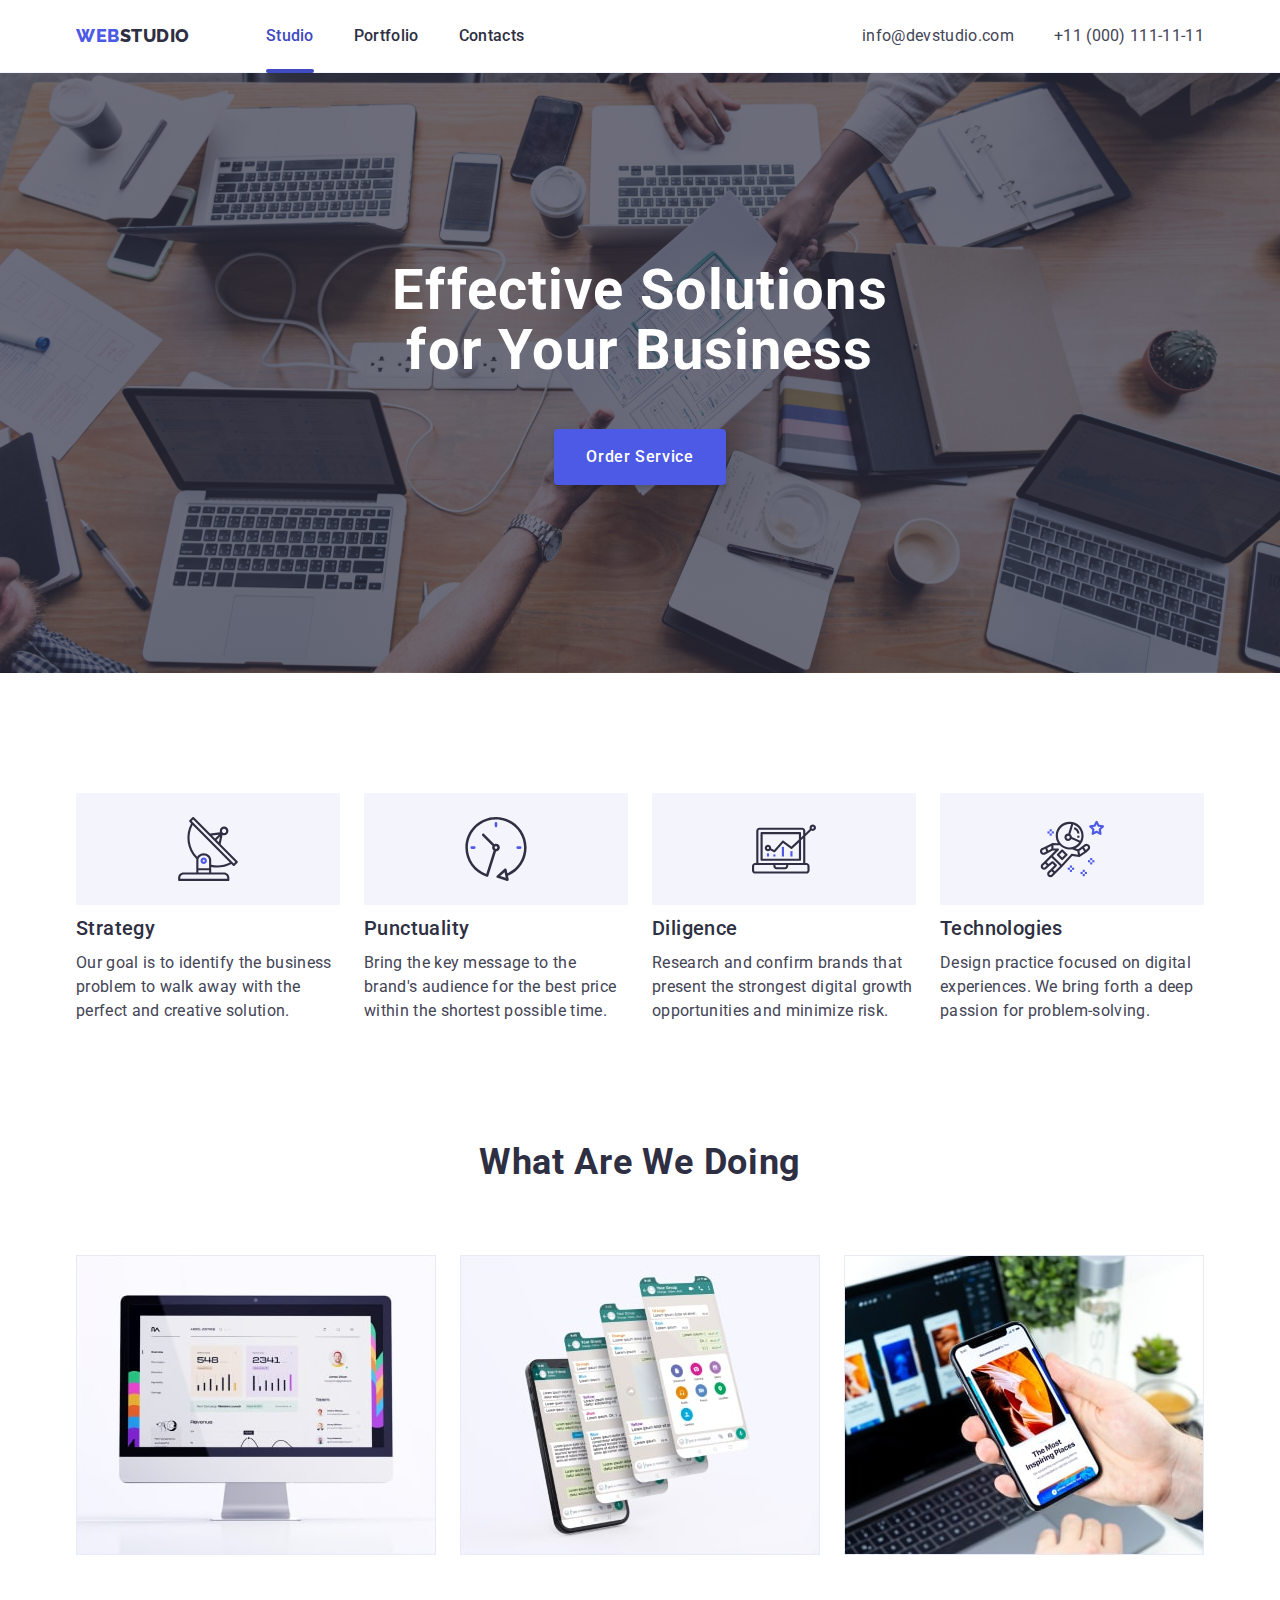
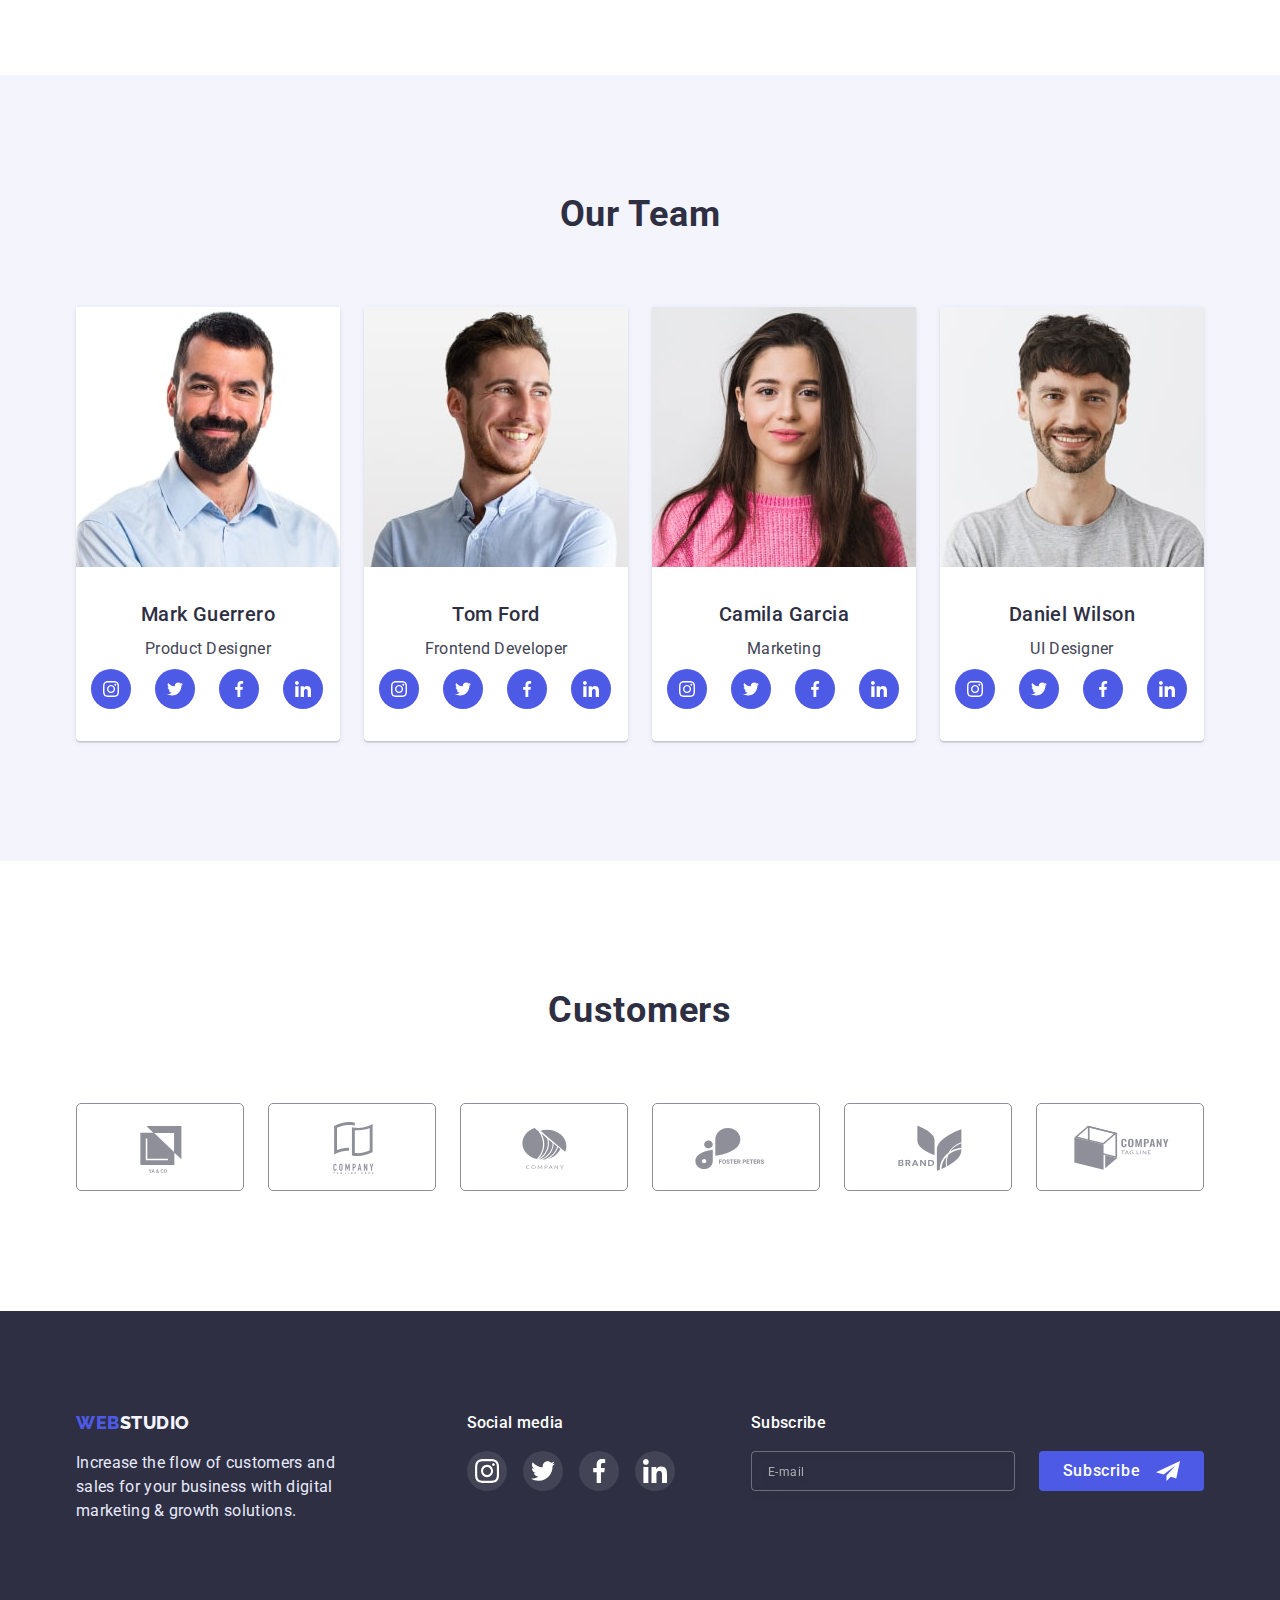
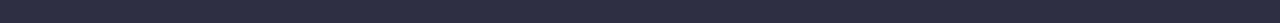
<file: index.html>
<!DOCTYPE html>
<html lang="en">
  <head>
    <meta charset="UTF-8" />
    <meta http-equiv="X-UA-Compatible" content="IE=edge" />
    <meta name="viewport" content="width=device-width, initial-scale=1.0" />

    <link rel="preconnect" href="https://fonts.googleapis.com" />
    <link rel="preconnect" href="https://fonts.gstatic.com" crossorigin />
    <link
      href="https://fonts.googleapis.com/css2?family=Raleway:wght@800&family=Roboto:wght@400;500;700;900&display=swap"
      rel="stylesheet"
    />
    <link
      rel="stylesheet"
      href="https://cdnjs.cloudflare.com/ajax/libs/modern-normalize/1.1.0/modern-normalize.min.css"
    />
    <link rel="stylesheet" href="./css/styles.css" />
    <title>WebStudio</title>
  </head>
  <body>
    <header class="header">
      <div class="container header-container">
        <nav class="header-menu menu">
          <a href="./index.html" class="logo"><span>Web</span>Studio</a>
          <ul class="menu-list">
            <li class="menu-item">
              <a href="#" class="menu-link current">Studio</a>
            </li>
            <li class="menu-item">
              <a href="./portfolio.html" class="menu-link">Portfolio</a>
            </li>
            <li class="menu-item">
              <a href="#" class="menu-link">Contacts</a>
            </li>
          </ul>
        </nav>
        <address>
          <ul class="header-adress-menu menu-adress">
            <li class="menu-adress-item">
              <a class="adress-link" href="mailto:info@devstudio.com"
                >info@devstudio.com</a
              >
            </li>
            <li class="menu-adress-item">
              <a class="adress-link" href="tel:+110001111111"
                >+11 (000) 111-11-11</a
              >
            </li>
          </ul>
        </address>
      </div>
    </header>
    <main class="main">
      <section class="hero">
        <div class="container">
          <h1 class="hero-title">Effective Solutions for Your Business</h1>
          <button class="hero-btn btn" data-modal-open type="button">
            Order Service
          </button>
        </div>
      </section>
      <section class="properties section">
        <div class="container">
          <h2 class="properties-title">Properties</h2>
          <ul class="properties-list list">
            <li class="list-item icon-antena">
              <h3 class="list-title">Strategy</h3>
              <p class="list-text">
                Our goal is to identify the business problem to walk away with
                the perfect and creative solution.
              </p>
            </li>
            <li class="list-item icon-clock">
              <h3 class="list-title">Punctuality</h3>
              <p class="list-text">
                Bring the key message to the brand's audience for the best price
                within the shortest possible time.
              </p>
            </li>
            <li class="list-item icon-diagram">
              <h3 class="list-title">Diligence</h3>
              <p class="list-text">
                Research and confirm brands that present the strongest digital
                growth opportunities and minimize risk.
              </p>
            </li>
            <li class="list-item icon-astronaut">
              <h3 class="list-title">Technologies</h3>
              <p class="list-text">
                Design practice focused on digital experiences. We bring forth a
                deep passion for problem-solving.
              </p>
            </li>
          </ul>
        </div>
      </section>
      <section class="what-are section">
        <div class="container">
          <h2 class="section-title">What are we doing</h2>
          <ul class="what-are-list list">
            <li class="list__item">
              <img src="./images/what-are_1.jpg" width="360" alt="photo" />
            </li>
            <li>
              <img src="./images/what-are_2.jpg" width="360" alt="photo" />
            </li>
            <li>
              <img src="./images/what-are_3.jpg" width="360" alt="photo" />
            </li>
          </ul>
        </div>
      </section>
      <section class="team section">
        <div class="container">
          <h2 class="section-title">Our Team</h2>
          <ul class="team-list list">
            <li class="list-item">
              <div class="team-box">
                <img
                  src="./images/team01.jpg"
                  width="264"
                  alt="photo of team member"
                />
              </div>
              <div class="team-info">
                <h3 class="list-title">Mark Guerrero</h3>
                <p class="list-text">Product Designer</p>
                <ul class="team-social social">
                  <li class="social-item">
                    <a href="#" class="link-social">
                      <svg class="icon-social">
                        <use href="./images/symbols-defs.svg#instagram"></use>
                      </svg>
                    </a>
                  </li>
                  <li class="social-item">
                    <a href="#" class="link-social">
                      <svg class="icon-social">
                        <use href="./images/symbols-defs.svg#twitter"></use>
                      </svg>
                    </a>
                  </li>
                  <li class="social-item">
                    <a href="#" class="link-social">
                      <svg class="icon-social">
                        <use href="./images/symbols-defs.svg#facebook"></use>
                      </svg>
                    </a>
                  </li>
                  <li class="social-item">
                    <a href="#" class="link-social">
                      <svg class="icon-social">
                        <use href="./images/symbols-defs.svg#linkedin"></use>
                      </svg>
                    </a>
                  </li>
                </ul>
              </div>
            </li>
            <li class="list-item">
              <div class="team-box">
                <img
                  src="./images/team02.jpg"
                  width="264"
                  alt="photo of team member"
                />
              </div>
              <div class="team-info">
                <h3 class="list-title">Tom Ford</h3>
                <p class="list-text">Frontend Developer</p>
                <ul class="team-social social">
                  <li class="social-item">
                    <a href="#" class="link-social">
                      <svg class="icon-social">
                        <use href="./images/symbols-defs.svg#instagram"></use>
                      </svg>
                    </a>
                  </li>
                  <li class="social-item">
                    <a href="#" class="link-social">
                      <svg class="icon-social">
                        <use href="./images/symbols-defs.svg#twitter"></use>
                      </svg>
                    </a>
                  </li>
                  <li class="social-item">
                    <a href="#" class="link-social">
                      <svg class="icon-social">
                        <use href="./images/symbols-defs.svg#facebook"></use>
                      </svg>
                    </a>
                  </li>
                  <li class="social-item">
                    <a href="#" class="link-social">
                      <svg class="icon-social">
                        <use href="./images/symbols-defs.svg#linkedin"></use>
                      </svg>
                    </a>
                  </li>
                </ul>
              </div>
            </li>
            <li class="list-item">
              <div class="team-box">
                <img
                  src="./images/team03.jpg"
                  width="264"
                  alt="photo of team member"
                />
              </div>
              <div class="team-info">
                <h3 class="list-title">Camila Garcia</h3>
                <p class="list-text">Marketing</p>
                <ul class="team-social social">
                  <li class="social-item">
                    <a href="#" class="link-social">
                      <svg class="icon-social">
                        <use href="./images/symbols-defs.svg#instagram"></use>
                      </svg>
                    </a>
                  </li>
                  <li class="social-item">
                    <a href="#" class="link-social">
                      <svg class="icon-social">
                        <use href="./images/symbols-defs.svg#twitter"></use>
                      </svg>
                    </a>
                  </li>
                  <li class="social-item">
                    <a href="#" class="link-social">
                      <svg class="icon-social">
                        <use href="./images/symbols-defs.svg#facebook"></use>
                      </svg>
                    </a>
                  </li>
                  <li class="social-item">
                    <a href="#" class="link-social">
                      <svg class="icon-social">
                        <use href="./images/symbols-defs.svg#linkedin"></use>
                      </svg>
                    </a>
                  </li>
                </ul>
              </div>
            </li>
            <li class="list-item">
              <div class="team-box">
                <img
                  src="./images/team04.jpg"
                  width="264"
                  alt="photo of team member"
                />
              </div>
              <div class="team-info">
                <h3 class="list-title">Daniel Wilson</h3>
                <p class="list-text">UI Designer</p>
                <ul class="team-social social">
                  <li class="social-item">
                    <a href="#" class="link-social">
                      <svg class="icon-social">
                        <use href="./images/symbols-defs.svg#instagram"></use>
                      </svg>
                    </a>
                  </li>
                  <li class="social-item">
                    <a href="#" class="link-social">
                      <svg class="icon-social">
                        <use href="./images/symbols-defs.svg#twitter"></use>
                      </svg>
                    </a>
                  </li>
                  <li class="social-item">
                    <a href="#" class="link-social">
                      <svg class="icon-social">
                        <use href="./images/symbols-defs.svg#facebook"></use>
                      </svg>
                    </a>
                  </li>
                  <li class="social-item">
                    <a href="#" class="link-social">
                      <svg class="icon-social">
                        <use href="./images/symbols-defs.svg#linkedin"></use>
                      </svg>
                    </a>
                  </li>
                </ul>
              </div>
            </li>
          </ul>
        </div>
      </section>
      <section class="customers">
        <div class="container">
          <h2 class="section-title">Customers</h2>
          <ul class="brands-list">
            <li class="brands-item">
              <a href="#" class="brands-link">
                <svg class="brands-icon">
                  <use href="./images/symbols-defs.svg#brand1"></use>
                </svg>
              </a>
            </li>
            <li class="brands-item">
              <a href="#" class="brands-link">
                <svg class="brands-icon">
                  <use href="./images/symbols-defs.svg#brand2"></use>
                </svg>
              </a>
            </li>
            <li class="brands-item">
              <a href="#" class="brands-link">
                <svg class="brands-icon">
                  <use href="./images/symbols-defs.svg#brand3"></use>
                </svg>
              </a>
            </li>
            <li class="brands-item">
              <a href="#" class="brands-link">
                <svg class="brands-icon">
                  <use href="./images/symbols-defs.svg#brand4"></use>
                </svg>
              </a>
            </li>
            <li class="brands-item">
              <a href="#" class="brands-link">
                <svg class="brands-icon">
                  <use href="./images/symbols-defs.svg#brand5"></use>
                </svg>
              </a>
            </li>
            <li class="brands-item">
              <a href="#" class="brands-link">
                <svg class="brands-icon">
                  <use href="./images/symbols-defs.svg#brand6"></use>
                </svg>
              </a>
            </li>
          </ul>
        </div>
      </section>
    </main>
    <footer class="footer">
      <div class="footer-container container">
        <div class="footer-content">
          <a href="./index.html" class="logo"><span>Web</span>Studio</a>
          <p class="footer-text">
            Increase the flow of customers and sales for your business with
            digital marketing & growth solutions.
          </p>
        </div>

        <div class="footer-icons">
          <h2 class="social-title">Social media</h2>
          <ul class="footer-social social">
            <li class="social-item">
              <a href="#" class="footer-link-social">
                <svg class="icon-social icon-footer">
                  <use href="./images/symbols-defs.svg#instagram"></use>
                </svg>
              </a>
            </li>
            <li class="social-item">
              <a href="#" class="footer-link-social">
                <svg class="icon-social icon-footer">
                  <use href="./images/symbols-defs.svg#twitter"></use>
                </svg>
              </a>
            </li>
            <li class="social-item">
              <a href="#" class="footer-link-social">
                <svg class="icon-social icon-footer">
                  <use href="./images/symbols-defs.svg#facebook"></use>
                </svg>
              </a>
            </li>
            <li class="social-item">
              <a href="#" class="footer-link-social">
                <svg class="icon-social icon-footer">
                  <use href="./images/symbols-defs.svg#linkedin"></use>
                </svg>
              </a>
            </li>
          </ul>
        </div>
        <div class="footer-wrap">
          <h3 class="footer-title">Subscribe</h3>
          <form class="footer-form" autocomplete="off">
            <input
              class="footer-input"
              type="email"
              name="email"
              aria-label="email"
              placeholder="E-mail"
            />
            <button class="footer-btn btn" type="submit">
              Subscribe<span class="footer-icon">
                <svg class="icons-btn">
                  <use href="./images/symbols-defs.svg#send"></use>
                </svg>
              </span>
            </button>
          </form>
        </div>
      </div>
    </footer>
    <div class="backdrop is-hidden" data-modal>
      <div class="modal">
        <form class="modal-form" autocomplete="off">
          <h3 class="form-title">
            Leave your contacts and we will call you back
          </h3>
          <label class="form-label">
            <span class="marker-label name">Name</span>
            <span class="label-icon">
              <svg class="icons-item">
                <use href="./images/symbols-defs.svg#person"></use>
              </svg>
            </span>
            <input
              class="form-input"
              type="text"
              name="username"
              placeholder=" "
            />
          </label>
          <label class="form-label">
            <span class="marker-label">Phone</span>
            <span class="label-icon">
              <svg class="icons-item">
                <use href="./images/symbols-defs.svg#email"></use>
              </svg>
            </span>
            <input
              class="form-input"
              type="number"
              name="phone"
              placeholder=" "
            />
          </label>

          <label class="form-label">
            <span class="marker-label">Email</span>
            <span class="label-icon">
              <svg class="icons-item">
                <use href="./images/symbols-defs.svg#phone"></use>
              </svg>
            </span>
            <input
              class="form-input"
              type="email"
              name="email"
              placeholder=" "
            />
          </label>
          <label class="form-label last-label">
            <span class="marker-label">Comment</span>
            <textarea
              class="feedback"
              name="feedback"
              rows="5"
              placeholder="Text input"
            >
            </textarea>
          </label>
          <div class="wrapcheck">
            <label class="checkbox-label">
              <input
                class="checkbox"
                type="checkbox"
                name="topic"
                value="html"
              />
              <span class="checkbox-icon"></span>
            </label>
            <p class="checkbox-text">
              I accept the terms and conditions of the
              <a href="#">Privacy Policy</a>
            </p>
          </div>
          <button class="modal-btn btn" type="submit">Send</button>
        </form>
        <button class="modal-close" type="button" data-modal-close>
          <svg class="close-btn" width="8" height="8">
            <use href="./images/symbols-defs.svg#close"></use>
          </svg>
        </button>
      </div>
    </div>
    <script src="./js/modal.js"></script>
  </body>
</html>
</file>
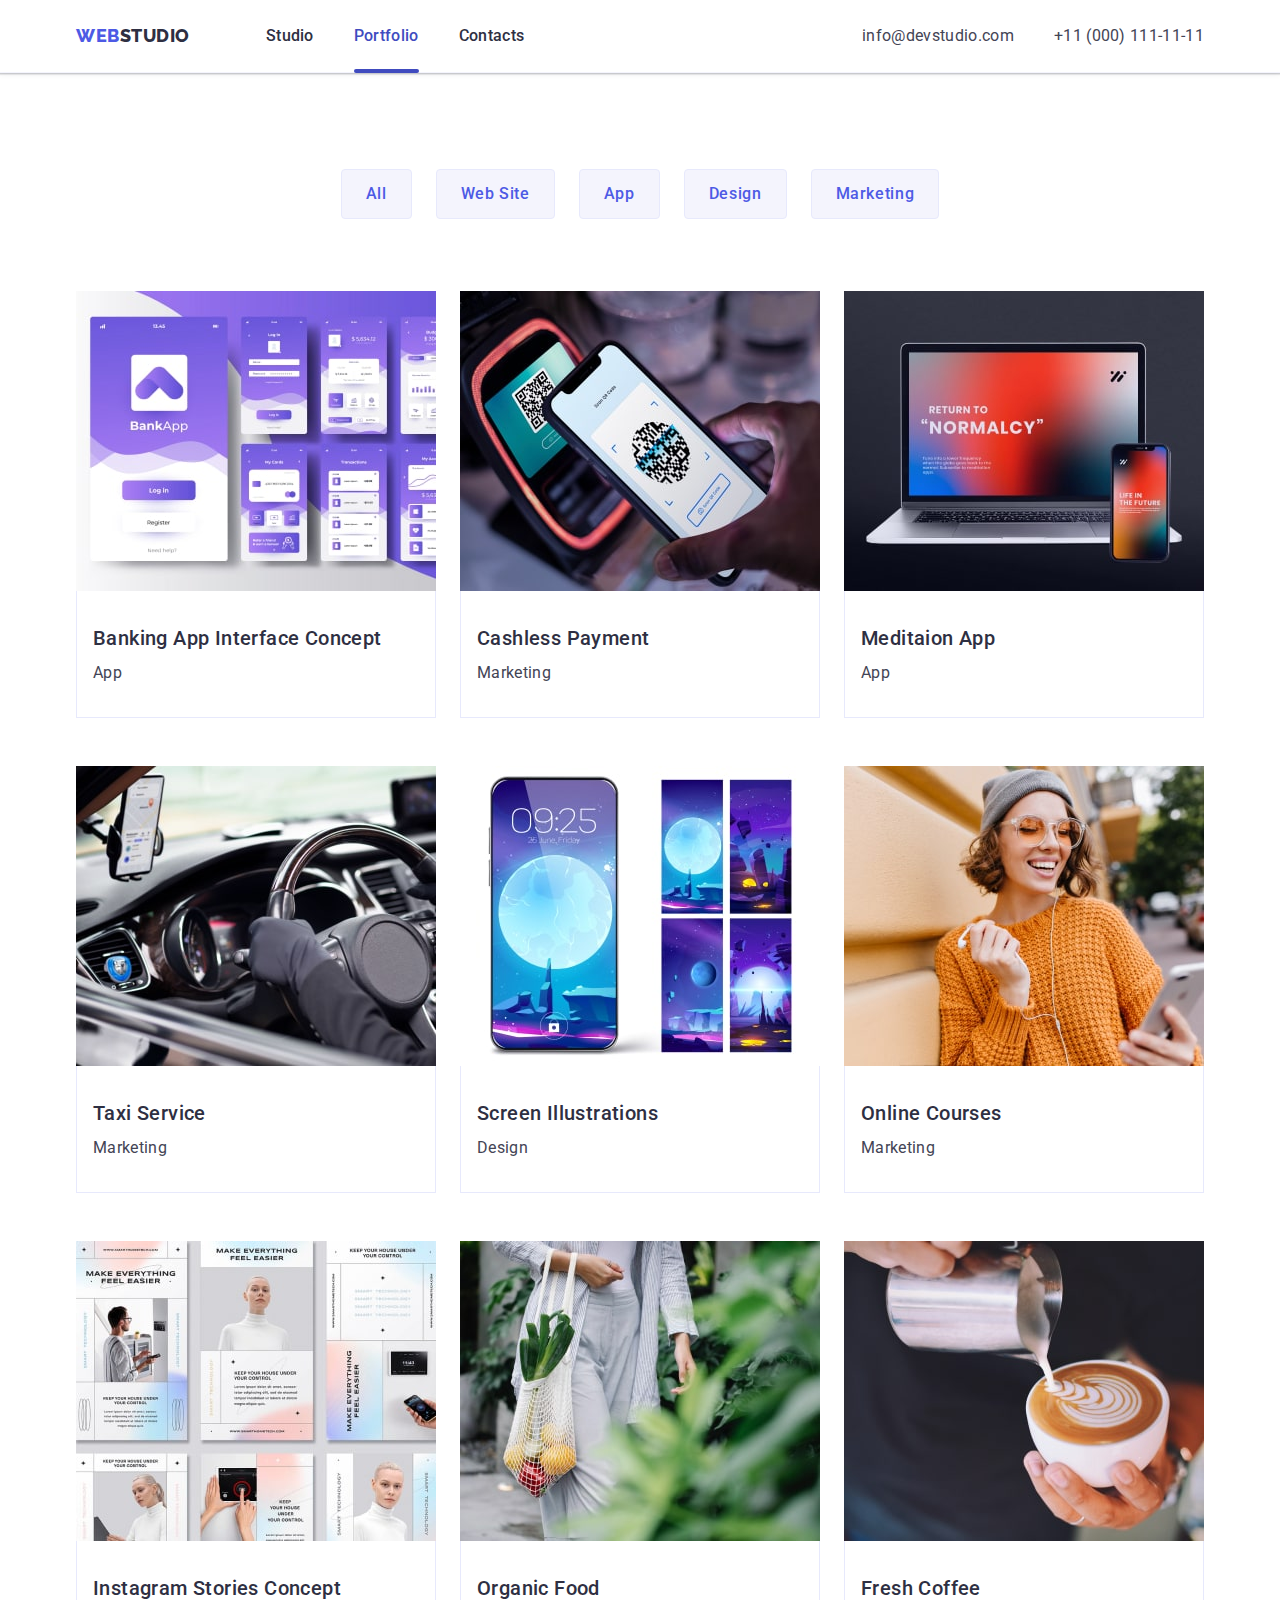
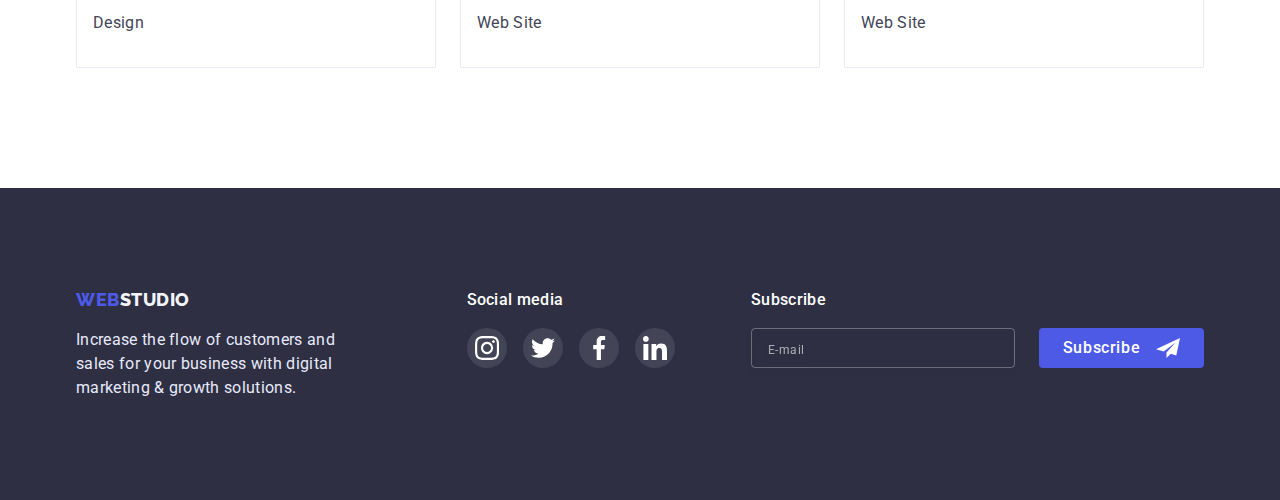
<file: portfolio.html>
<!DOCTYPE html>
<html lang="en">
  <head>
    <meta charset="UTF-8" />
    <meta http-equiv="X-UA-Compatible" content="IE=edge" />
    <meta name="viewport" content="width=device-width, initial-scale=1.0" />

    <link rel="preconnect" href="https://fonts.googleapis.com" />
    <link rel="preconnect" href="https://fonts.gstatic.com" crossorigin />
    <link
      href="https://fonts.googleapis.com/css2?family=Raleway:wght@800&family=Roboto:wght@400;500;700;900&display=swap"
      rel="stylesheet"
    />
    <link
      rel="stylesheet"
      href="https://cdnjs.cloudflare.com/ajax/libs/modern-normalize/1.1.0/modern-normalize.min.css"
    />

    <link rel="stylesheet" href="./css/styles.css" />
    <title>WebStudio</title>
  </head>
  <body>
    <header class="header">
      <div class="header-container container">
        <nav class="header-menu menu">
          <a href="./index.html" class="logo"><span>Web</span>Studio</a>
          <ul class="menu-list">
            <li class="menu-item">
              <a href="./index.html" class="menu-link">Studio</a>
            </li>
            <li class="menu-item">
              <a href="./portfolio.html" class="menu-link current">Portfolio</a>
            </li>
            <li class="menu-item">
              <a href="#" class="menu-link">Contacts</a>
            </li>
          </ul>
        </nav>
        <address>
          <ul class="header-adress-menu menu-adress">
            <li class="menu-adress-item">
              <a class="adress-link" href="mailto:info@devstudio.com"
                >info@devstudio.com</a
              >
            </li>
            <li class="menu-adress-item">
              <a class="adress-link" href="tel:+110001111111"
                >+11 (000) 111-11-11</a
              >
            </li>
          </ul>
        </address>
      </div>
    </header>
    <main>
      <section class="portfolio">
        <div class="container">
          <h2 class="portfolio-title">Portfolio</h2>
          <ul class="portfolio-buttons buttons">
            <li class="buttons-item"><button type="button">All</button></li>
            <li class="buttons-item">
              <button type="button">Web Site</button>
            </li>
            <li class="buttons-item"><button type="button">App</button></li>
            <li class="buttons-item"><button type="button">Design</button></li>
            <li class="buttons-item">
              <button type="button">Marketing</button>
            </li>
          </ul>
          <ul class="portfolio-list list">
            <li class="list-item">
              <a href="#" class="portfolio-link">
                <div class="thumb">
                  <img src="./images/img1.jpg" width="360" alt="photo" />
                  <p class="overlay">
                    14 Stylish and User-Friendly App Design Concepts · Task
                    Manager App · Calorie Tracker App · Exotic Fruit Ecommerce
                    App · Cloud Storage App
                  </p>
                </div>
                <div class="content">
                  <h3 class="list-title">Banking App Interface Concept</h3>
                  <p class="list-text">App</p>
                </div>
              </a>
            </li>
            <li class="list-item">
              <a href="#" class="portfolio-link">
                <div class="thumb">
                  <img src="./images/img2.jpg" width="360" alt="photo" />
                  <p class="overlay">
                    14 Stylish and User-Friendly App Design Concepts · Task
                    Manager App · Calorie Tracker App · Exotic Fruit Ecommerce
                    App · Cloud Storage App
                  </p>
                </div>
                <div class="content">
                  <h3 class="list-title">Cashless Payment</h3>
                  <p class="list-text">Marketing</p>
                </div>
              </a>
            </li>
            <li class="list-item">
              <a href="#" class="portfolio-link">
                <div>
                  <div class="thumb">
                    <img src="./images/img3.jpg" width="360" alt="photo" />
                    <p class="overlay">
                      14 Stylish and User-Friendly App Design Concepts · Task
                      Manager App · Calorie Tracker App · Exotic Fruit Ecommerce
                      App · Cloud Storage App
                    </p>
                  </div>
                </div>
                <div class="content">
                  <h3 class="list-title">Meditaion App</h3>
                  <p class="list-text">App</p>
                </div>
              </a>
            </li>
            <li class="list-item">
              <a href="#" class="portfolio-link">
                <div class="thumb">
                  <img src="./images/img4.jpg" width="360" alt="photo" />
                  <p class="overlay">
                    14 Stylish and User-Friendly App Design Concepts · Task
                    Manager App · Calorie Tracker App · Exotic Fruit Ecommerce
                    App · Cloud Storage App
                  </p>
                </div>
                <div class="content">
                  <h3 class="list-title">Taxi Service</h3>
                  <p class="list-text">Marketing</p>
                </div>
              </a>
            </li>
            <li class="list-item">
              <a href="#" class="portfolio-link">
                <div class="thumb">
                  <img src="./images/img5.jpg" width="360" alt="photo" />
                  <p class="overlay">
                    14 Stylish and User-Friendly App Design Concepts · Task
                    Manager App · Calorie Tracker App · Exotic Fruit Ecommerce
                    App · Cloud Storage App
                  </p>
                </div>
                <div class="content">
                  <h3 class="list-title">Screen Illustrations</h3>
                  <p class="list-text">Design</p>
                </div>
              </a>
            </li>
            <li class="list-item">
              <a href="#" class="portfolio-link">
                <div class="thumb">
                  <img src="./images/img6.jpg" width="360" alt="photo" />
                  <p class="overlay">
                    14 Stylish and User-Friendly App Design Concepts · Task
                    Manager App · Calorie Tracker App · Exotic Fruit Ecommerce
                    App · Cloud Storage App
                  </p>
                </div>
                <div class="content">
                  <h3 class="list-title">Online Courses</h3>
                  <p class="list-text">Marketing</p>
                </div>
              </a>
            </li>
            <li class="list-item">
              <a href="#" class="portfolio-link">
                <div class="thumb">
                  <img src="./images/img7.jpg" width="360" alt="photo" />
                  <p class="overlay">
                    14 Stylish and User-Friendly App Design Concepts · Task
                    Manager App · Calorie Tracker App · Exotic Fruit Ecommerce
                    App · Cloud Storage App
                  </p>
                </div>
                <div class="content">
                  <h3 class="list-title">Instagram Stories Concept</h3>
                  <p class="list-text">Design</p>
                </div>
              </a>
            </li>
            <li class="list-item">
              <a href="#" class="portfolio-link">
                <div class="thumb">
                  <img src="./images/img8.jpg" width="360" alt="photo" />
                  <p class="overlay">
                    14 Stylish and User-Friendly App Design Concepts · Task
                    Manager App · Calorie Tracker App · Exotic Fruit Ecommerce
                    App · Cloud Storage App
                  </p>
                </div>
                <div class="content">
                  <h3 class="list-title">Organic Food</h3>
                  <p class="list-text">Web Site</p>
                </div>
              </a>
            </li>
            <li class="list-item">
              <a href="#" class="portfolio-link">
                <div class="thumb">
                  <img src="./images/img9.jpg" width="360" alt="photo" />
                  <p class="overlay">
                    14 Stylish and User-Friendly App Design Concepts · Task
                    Manager App · Calorie Tracker App · Exotic Fruit Ecommerce
                    App · Cloud Storage App
                  </p>
                </div>
                <div class="content">
                  <h3 class="list-title">Fresh Coffee</h3>
                  <p class="list-text">Web Site</p>
                </div>
              </a>
            </li>
          </ul>
        </div>
      </section>
    </main>
    <footer class="footer">
      <div class="footer-container container">
        <div class="footer-content">
          <a href="./index.html" class="logo"><span>Web</span>Studio</a>
          <p class="footer-text">
            Increase the flow of customers and sales for your business with
            digital marketing & growth solutions.
          </p>
        </div>
        <div class="footer-icons">
          <h2 class="social-title">Social media</h2>
          <ul class="footer-social social">
            <li class="social-item">
              <a href="#" class="footer-link-social">
                <svg class="icon-social icon-footer">
                  <use href="./images/symbols-defs.svg#instagram"></use>
                </svg>
              </a>
            </li>
            <li class="social-item">
              <a href="#" class="footer-link-social">
                <svg class="icon-social icon-footer">
                  <use href="./images/symbols-defs.svg#twitter"></use>
                </svg>
              </a>
            </li>
            <li class="social-item">
              <a href="#" class="footer-link-social">
                <svg class="icon-social icon-footer">
                  <use href="./images/symbols-defs.svg#facebook"></use>
                </svg>
              </a>
            </li>
            <li class="social-item">
              <a href="#" class="footer-link-social">
                <svg class="icon-social icon-footer">
                  <use href="./images/symbols-defs.svg#linkedin"></use>
                </svg>
              </a>
            </li>
          </ul>
        </div>
        <div class="footer-wrap">
          <h3 class="footer-title">Subscribe</h3>
          <form class="footer-form" autocomplete="off">
            <input
              class="footer-input"
              type="email"
              name="email"
              placeholder="E-mail"
            />
            <button class="footer-btn btn" type="submit">
              Subscribe<span class="footer-icon">
                <svg class="icons-btn">
                  <use href="./images/symbols-defs.svg#send"></use>
                </svg>
              </span>
            </button>
          </form>
        </div>
      </div>
    </footer>
  </body>
</html>
</file>
<file: css/styles.css>
* {
  margin: 0;
  padding: 0;
}
ul {
  list-style: none;
}
a {
  text-decoration: none;
}
img {
  display: block;
}
:root {
  --title-color: #2e2f42;
  --text-color: #434455;
  --light-slate-color: #8e8f99;
  --success-green-color: #31d0aa;
  --activ-focus-color: #404bbf;
  --button-normal-color: #4d5ae5;
  --background-light-color: #f4f4fd;
  --accent-color-back: #e7e9fc;
  --transition-function: 250ms cubic-bezier(0.4, 0, 0.2, 1);
}

body {
  font-family: 'Roboto', sans-serif;
  color: var(--text-color);
}
.container {
  max-width: 1158px;
  padding-left: 15px;
  padding-right: 15px;
  margin-left: auto;
  margin-right: auto;
}
.header {
  border-bottom: 1px solid var(--background-light-color);
  box-shadow: 0px 2px 1px rgba(46, 47, 66, 0.08),
    0px 1px 1px rgba(46, 47, 66, 0.16), 0px 1px 6px rgba(46, 47, 66, 0.08);
}
.header-container {
  display: flex;
  align-items: center;
  justify-content: space-between;
}
.menu,
.menu-list,
.menu-adress {
  display: flex;
}
/* --------nav-menu--------- */
.logo {
  display: flex;
  align-items: center;
  font-family: 'Raleway', sans-serif;
  font-weight: 800;
  font-size: 18px;
  line-height: 1.33; /* 24/18 */
  letter-spacing: 0.03em;
  text-transform: uppercase;
  color: var(--title-color);
  margin-right: 76px;
}
.logo span {
  color: var(--button-normal-color);
}
.menu-item + .menu-item {
  margin-left: 40px;
}
.menu-adress-item + .menu-adress-item {
  margin-left: 40px;
}
.menu-link {
  position: relative;
  display: block;
  color: var(--title-color);
  font-weight: 500;
  font-size: 16px;
  line-height: 1.5; /* 24/16 */
  letter-spacing: 0.02em;
  padding-top: 24px;
  padding-bottom: 24px;
  transition: color var(--transition-function);
}
.menu-link.current {
  color: var(--activ-focus-color);
}
.menu-link.current::after {
  position: absolute;
  content: '';
  width: 100%;
  height: 4px;
  left: 0;
  bottom: 0;
  border-radius: 2px;
  background-color: var(--activ-focus-color);
  transform: translateY(1px);
}
.adress-link {
  display: block;
  font-weight: 400;
  font-style: normal;
  font-size: 16px;
  line-height: 1.5; /* 24/16 */
  letter-spacing: 0.02em;
  color: var(--text-color);
  transition: color var(--activ-focus-color);
}
.menu-link:hover,
.menu-link:focus,
.adress-link:hover {
  color: var(--activ-focus-color);
}
/* ---------------------common styles------------- */
.section {
  padding-top: 120px;
}
.what-are,
.team {
  padding-bottom: 120px;
}
.properties-list,
.what-are-list,
.team-list {
  display: flex;
  flex-wrap: wrap;
  gap: 24px;
}
.section-title {
  font-weight: 700;
  font-size: 36px;
  line-height: 1.11; /* 40/36 */
  text-align: center;
  letter-spacing: 0.02em;
  text-transform: capitalize;
  color: var(--title-color);
  margin-bottom: 72px;
}
.list-title {
  font-weight: 500;
  font-size: 20px;
  line-height: 1.5; /* 24/16 */
  letter-spacing: 0.02em;
  color: var(--title-color);
}
.list-text {
  font-size: 16px;
  line-height: 1.5; /* 24/16 */
  letter-spacing: 0.02em;
  color: var(--text-color);
}
.btn {
  font-family: 'Roboto', sans-serif;
  font-style: normal;
  font-weight: 500;
  font-size: 16px;
  line-height: 1.5; /* 24/16 */
  letter-spacing: 0.04em;
  border-radius: 4px;
  border: none;
  background-color: var(--button-normal-color);
  color: #fff;
  cursor: pointer;
  transition: background-color var(--transition-function);
}
/* ------------------section Hero----------------- */
.hero {
  text-align: center;
  max-width: 1440px;
  margin: 0 auto;
  padding-top: 188px;
  padding-bottom: 188px;
  background-image: linear-gradient(
      rgba(46, 47, 66, 0.7),
      rgba(46, 47, 66, 0.7)
    ),
    url(../images/hero-bgr.jpg);
  background-position: center;
  background-size: cover;
  background-repeat: no-repeat;
}
.hero-title {
  width: 496px;
  font-weight: 700;
  font-size: 56px;
  line-height: 1.07; /* 60/56 */
  letter-spacing: 0.02em;
  color: #fff;
  margin-left: auto;
  margin-right: auto;
  margin-bottom: 48px;
}
.hero-btn {
  padding: 16px 32px;
  box-shadow: 0px 4px 4px rgba(0, 0, 0, 0.15);
}
.btn:hover,
.btn:focus {
  background-color: var(--activ-focus-color);
}

/* -------------------properties----------- */
.properties-title {
  display: none;
}
.properties-list .list-item::before {
  display: block;
  content: '';
  height: 112px;
  background-repeat: no-repeat;
  background-position: center;
  background-color: var(--background-light-color);
}
.icon-antena::before {
  background-image: url('../images/antenna.svg');
}
.icon-clock::before {
  background-image: url('../images/clock.svg');
}
.icon-diagram::before {
  background-image: url('../images/diagram.svg');
}
.icon-astronaut::before {
  background-image: url('../images/astronaut.svg');
}
.properties-list > .list-item {
  flex-basis: calc((100% - 3 * 24px) / 4);
}
.properties-list .list-title {
  margin-top: 8px;
  margin-bottom: 8px;
}

/* -------------------------team---------------- */
.team {
  background-color: var(--background-light-color);
}
.team-list .list-title {
  margin-bottom: 8px;
}
.team-list .list-text {
  margin-bottom: 8px;
}
.team-list .list-item {
  background-color: #fff;
  box-shadow: 0px 1px 6px rgba(46, 47, 66, 0.08),
    0px 1px 1px rgba(46, 47, 66, 0.16), 0px 2px 1px rgba(46, 47, 66, 0.08);
  border-radius: 0px 0px 4px 4px;
}
.team-info {
  padding: 32px 15px;
  text-align: center;
}
.team-social {
  display: flex;
  gap: 24px;
}
.link-social {
  display: flex;
  justify-content: center;
  align-items: center;
  width: 40px;
  height: 40px;
  background-color: var(--button-normal-color);
  border-radius: 50%;
  transition: background-color var(--transition-function);
}
.link-social:hover,
.link-social:focus {
  background-color: var(--activ-focus-color);
  cursor: pointer;
}
.icon-social {
  width: 16px;
  height: 16px;
  fill: #fff;
}
/* ---------------------customers------------- */
.customers {
  padding-top: 130px;
  padding-bottom: 120px;
}
.brands-list {
  display: flex;
  gap: 24px;
}
.brands-link {
  display: flex;
  align-items: center;
  justify-content: center;
  padding: 15px 31px;
  border: 1px solid var(--light-slate-color);
  border-radius: 5px;
  transition: border-color var(--transition-function);
}
.brands-icon {
  width: 104px;
  height: 56px;
  fill: var(--light-slate-color);
  transition: fill var(--transition-function);
}
.brands-link:hover,
.brands-link:focus {
  border-color: var(--activ-focus-color);
}
.brands-link:hover .brands-icon,
.brands-link:focus .brands-icon {
  fill: var(--activ-focus-color);
}

/* --------------------------porfolio------------------ */
.portfolio {
  padding-top: 96px;
  padding-bottom: 120px;
}
.portfolio-title {
  display: none;
}
.portfolio-buttons {
  display: flex;
  justify-content: center;
  margin-bottom: 72px;
}
.buttons-item + .buttons-item {
  margin-left: 24px;
}
/*------------------overlay-------------------- */
.thumb {
  position: relative;
  overflow: hidden;
}
.overlay {
  position: absolute;
  bottom: 0;
  left: 0;
  width: 100%;
  height: 100%;
  padding: 42px 32px 10px;
  line-height: 1.5; /* 24/16 */
  letter-spacing: 0.02em;
  color: var(--background-light-color);
  background-color: var(--button-normal-color);
  transform: translatey(100%);
  transition: transform var(--transition-function);
}
.portfolio-list {
  display: flex;
  flex-wrap: wrap;
  gap: 48px 24px;
}
.portfolio-link {
  display: block;
  transition: box-shadow var(--transition-function);
}
.portfolio-link:hover .overlay {
  transform: translate(0);
}
.portfolio-link:hover,
.portfolio-link:focus {
  box-shadow: 0px 1px 6px rgba(46, 47, 66, 0.08),
    0px 1px 1px rgba(46, 47, 66, 0.16), 0px 2px 1px rgba(46, 47, 66, 0.08);
}

.buttons-item button {
  background-color: var(--background-light-color);
  border: 1px solid #e7e9fc;
  border-radius: 4px;
  padding: 12px 24px;
  font-family: 'Roboto', sans-serif;
  font-style: normal;
  font-weight: 500;
  font-size: 16px;
  line-height: 1.5; /* 24/16 */
  letter-spacing: 0.04em;
  color: #4d5ae5;
  transition: background-color var(--transition-function),
    box-shadow var(--transition-function), color var(--transition-function),
    border-color var(--transition-function);
  cursor: pointer;
}
.buttons-item button:hover,
.buttons-item button:focus {
  background-color: var(--activ-focus-color);
  box-shadow: 0px 3px 1px rgba(0, 0, 0, 0.1), 0px 2px 1px rgba(0, 0, 0, 0.08),
    0px 2px 2px rgba(0, 0, 0, 0.12);
  border-color: transparent;
  color: #fff;
}

.content {
  padding: 32px 16px;
  border-bottom: 1px solid var(--accent-color-back);
  border-left: 1px solid var(--accent-color-back);
  border-right: 1px solid var(--accent-color-back);
}
.content .list-title {
  margin-bottom: 8px;
}

/* ----------------------footer--------------- */
.footer {
  background-color: var(--title-color);
  padding: 100px 0;
}
.footer-container {
  display: flex;
  justify-content: space-between;
}
.footer-content {
  width: 264px;
}
.footer .logo {
  display: inline-block;
  color: var(--background-light-color);
  margin-bottom: 16px;
  margin-right: 0px;
}
.footer-text {
  font-size: 16px;
  line-height: 1.5; /* 24/16 */
  letter-spacing: 0.02em;
  color: var(--accent-color-back);
}
.social-title,
.footer-title {
  font-weight: 500;
  font-size: 16px;
  line-height: 1.5; /* 24/16 */
  letter-spacing: 0.02em;
  margin-bottom: 16px;
  color: #ffffff;
}
.footer-icons {
  margin-left: 50px;
}
.footer-social {
  display: flex;
  gap: 16px;
}
.icon-footer {
  width: 24px;
  height: 24px;
}
.footer-link-social {
  display: flex;
  justify-content: center;
  align-items: center;
  width: 40px;
  height: 40px;
  background-color: rgba(255, 255, 255, 0.1);
  border-radius: 50%;
  transition: background-color var(--transition-function);
}
.footer-link-social:hover,
.footer-link-social:focus {
  background-color: var(--success-green-color);
}
/* -------------------------footer-form-------------------- */
.footer-form {
  display: flex;
}
.footer-input {
  width: 264px;
  height: 40px;
  padding: 8px 16px;
  background-color: inherit;
  border: 1px solid rgba(255, 255, 255, 0.3);
  filter: drop-shadow(0px 4px 4px rgba(0, 0, 0, 0.15));
  border-radius: 4px;
  outline: transparent;
}
.footer-input::placeholder {
  font-size: 12px;
  line-height: 2; /* 24/12 */
  letter-spacing: 0.04em;
  color: rgba(255, 255, 255, 0.6);
}
.footer-input:focus {
  background-color: inherit;
  color: var(--background-light-color);
}
.footer-btn {
  display: flex;
  gap: 16px;
  justify-content: center;
  align-items: center;
  min-width: 165px;
  padding: 6px;
  margin-left: 24px;
}
.icons-btn {
  display: block;
  width: 24px;
  height: 20px;
  fill: #fff;
}
/* ----------------backdrop and modal-------- */
.backdrop {
  position: fixed;
  top: 0;
  left: 0;
  width: 100%;
  height: 100%;
  background-color: rgba(46, 47, 66, 0.4);
  transition: visibility var(--transition-function),
    opacity var(--transition-function);
}
.backdrop.is-hidden {
  visibility: hidden;
  opacity: 0;
  pointer-events: none;
}
.modal-close {
  position: absolute;
  top: 24px;
  right: 24px;
  width: 24px;
  height: 24px;
  background-color: var(--accent-color-back);
  border-radius: 50%;
  border: 1px solid rgba(46, 47, 66, 0.1);
  cursor: pointer;
  transition: background-color var(--transition-function),
    border-color var(--transition-function);
}

.close-btn {
  position: absolute;
  top: 50%;
  left: 50%;
  transform: translate(-50%, -50%);
  fill: var(--title-color);
  transition: fill var(--transition-function);
}
.modal-close:focus,
.modal-close:hover {
  border-color: transparent;
  background-color: var(--activ-focus-color);
}
.modal-close:focus .close-btn,
.modal-close:hover .close-btn {
  fill: #fff;
}
.modal {
  position: absolute;
  top: 50%;
  left: 50%;
  transform: translate(-50%, -50%);
  width: 408px;
  height: 584px;
  padding: 72px 24px 24px;
  border-radius: 4px;
  background-color: #fcfcfc;
  box-shadow: 0px 1px 1px rgba(0, 0, 0, 0.14), 0px 1px 3px rgba(0, 0, 0, 0.12),
    0px 2px 1px rgba(0, 0, 0, 0.2);
}

.modal-form {
  display: flex;
  flex-direction: column;
  align-items: center;
  width: 100%;
}
.form-title {
  font-weight: 500;
  font-size: 16px;
  line-height: 1.5; /* 24/16 */
  letter-spacing: 0.02em;
  color: #2e2f42;
  margin-bottom: 16px;
}
.marker-label {
  display: block;
  margin-bottom: 4px;
  font-size: 12px;
  line-height: 1.16; /* 14/12 */
  letter-spacing: 0.01em;
  color: var(--light-slate-color);
}
.marker-label.name {
  letter-spacing: 0.04em;
  line-height: 1.33; /* 16/12 */
}

.form-label {
  position: relative;
  display: block;
  margin-bottom: 8px;
}
.form-label.last-label {
  margin-bottom: 16px;
}
.label-icon {
  position: absolute;
  top: 50%;
  transform: translateY(-2px);
  left: 16px;
}
.icons-item {
  display: block;
  width: 18px;
  height: 24px;
  fill: currentColor;
}
.form-input {
  width: 360px;
  height: 40px;
  padding: 10px;
  padding-left: 36px;
  border-radius: 4px;
  border: 1px solid rgba(33, 33, 33, 0.2);
  outline: transparent;
}
.feedback {
  display: block;
  resize: none;
  width: 360px;
  height: 120px;
  padding: 16px;
  border: 1px solid rgba(33, 33, 33, 0.2);
  border-radius: 4px;
  outline: transparent;
}
.feedback::placeholder {
  font-size: 12px;
  line-height: 1.33; /* 16/12 */
  letter-spacing: 0.04em;
  color: rgba(117, 117, 117, 0.5);
}
.feedback:focus-visible,
.form-input:focus {
  border-color: var(--button-normal-color);
}
.form-label:focus-within > .label-icon {
  color: var(--button-normal-color);
}

.wrapcheck {
  display: flex;
  justify-content: center;
  width: 360px;
  margin-bottom: 24px;
  position: relative;
}
.checkbox {
  appearance: none;
  position: absolute;
}
.checkbox-icon {
  position: absolute;
  top: -1px;
  left: 0;
  display: block;
  width: 16px;
  height: 16px;
  margin-right: 5px;
  border-radius: 2px;
  border: 1.25px solid var(--title-color);
  transition: background-color 250ms linear;
}
.checkbox:checked + .checkbox-icon {
  background-color: var(--button-normal-color);
  background-image: url(../images/checked.svg);
  background-repeat: no-repeat;
  background-position: center;
  border-color: transparent;
}

.checkbox-text {
  font-size: 12px;
  line-height: 1.17;
  letter-spacing: 0.04em;
  color: var(--light-slate-color);
}
.checkbox-text > a {
  color: var(--button-normal-color);
  text-decoration: underline;
}
.modal-btn {
  min-width: 169px;
  padding: 16px 10px;
}
</file>
